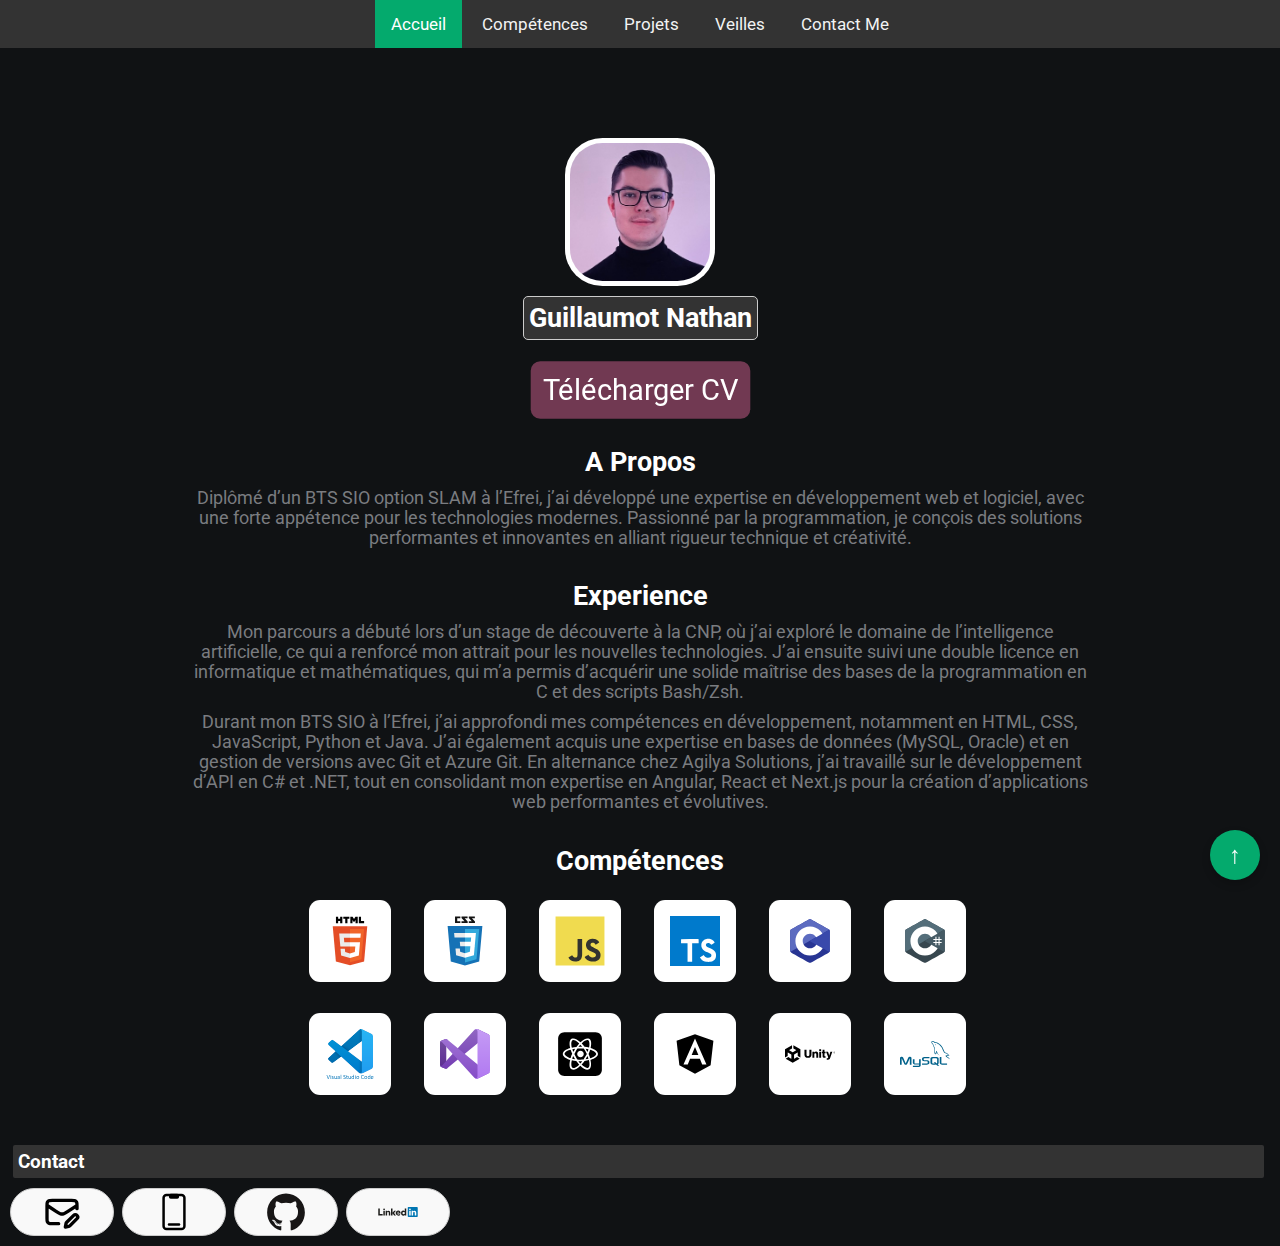
<file: index.html>
<!doctype html>
<html lang="fr">
  <head>
    <link
      rel="stylesheet"
      href="https://fonts.googleapis.com/css?family=Roboto&display=swap"
    />
    <link rel="stylesheet" href="style.css" />
    <meta name="viewport" content="width=device-width, initial-scale=1.0" />
    <title>Portfolio</title>
  </head>
  <body>
    <div id="top"></div>
    <div class="barre-nav">
      <a class="active" href="index.html">Accueil</a>
      <a href="#skills">Compétences</a>
      <a href="page_projets.html">Projets</a>
      <a href="page_veille.html">Veilles</a>
      <a href="mailto:nathan.guillaumot@icloud.com">Contact Me</a>
    </div>
    <div class="page-content">
      <div class="section-1">
        <div class="flexbox-header">
          <img
            src="images/profile_image.jpeg"
            alt="profile_image"
            class="profile_image"
          />
          <h2 class="nom-prenom">Guillaumot Nathan</h2>
        </div>
        <div class="flexbox-button">
          <a
            href="images/CV_NathanGuillaumot.pdf"
            download="images/CV_NathanGuillaumot.pdf"
            class="download-button"
            >Télécharger CV</a
          >
        </div>
      </div>
      <div class="section-2">
        <h2 id="propos">A Propos</h2>
        <p>
          Diplômé d’un BTS SIO option SLAM à l’Efrei, j’ai développé une
          expertise en développement web et logiciel, avec une forte appétence
          pour les technologies modernes. Passionné par la programmation, je
          conçois des solutions performantes et innovantes en alliant rigueur
          technique et créativité.
        </p>
        <h2 id="xp">Experience</h2>
        <p>
          Mon parcours a débuté lors d’un stage de découverte à la CNP, où j’ai
          exploré le domaine de l’intelligence artificielle, ce qui a renforcé
          mon attrait pour les nouvelles technologies. J’ai ensuite suivi une
          double licence en informatique et mathématiques, qui m’a permis
          d’acquérir une solide maîtrise des bases de la programmation en C et
          des scripts Bash/Zsh.
        </p>
        <p>
          Durant mon BTS SIO à l’Efrei, j’ai approfondi mes compétences en
          développement, notamment en HTML, CSS, JavaScript, Python et Java.
          J’ai également acquis une expertise en bases de données (MySQL,
          Oracle) et en gestion de versions avec Git et Azure Git. En alternance
          chez Agilya Solutions, j’ai travaillé sur le développement d’API en C#
          et .NET, tout en consolidant mon expertise en Angular, React et
          Next.js pour la création d’applications web performantes et
          évolutives.
        </p>
        <h2 id="skills">Compétences</h2>
        <div class="skills">
          <div class="skills-wrapper">
            <div class="skills-icons">
              <div class="first-set">
                <a
                  href="https://developer.mozilla.org/en-US/docs/Web/Guide/HTML/HTML5"
                >
                  <img
                    src="images/html5_icon.svg"
                    alt="HTML5"
                    loading="lazy"
                    class="icon icon-card"
                  />
                </a>
                <a href="https://developer.mozilla.org/en-US/docs/Web/CSS">
                  <img
                    src="images/css3_icon.svg"
                    alt="CSS3"
                    loading="lazy"
                    class="icon icon-card"
                  />
                </a>
                <a
                  href="https://developer.mozilla.org/en-US/docs/Web/JavaScript"
                >
                  <img
                    src="images/javascript_icon.svg"
                    alt="JavaScript"
                    loading="lazy"
                    class="icon icon-card"
                  />
                </a>
                <a href="https://www.typescriptlang.org/">
                  <img
                    src="images/typescript-icon-svgrepo-com.svg"
                    alt="TypeScript"
                    loading="lazy"
                    class="icon icon-card"
                  />
                </a>
                <a
                  href="https://en.wikipedia.org/wiki/C_(programming_language)"
                >
                  <img
                    src="images/icons8-c-programming.svg"
                    alt="C"
                    loading="lazy"
                    class="icon icon-card"
                  />
                </a>
                <a href="https://learn.microsoft.com/en-us/dotnet/csharp/">
                  <img
                    src="images/icons8-c-sharp-logo.svg"
                    alt="C#"
                    loading="lazy"
                    class="icon icon-card"
                  />
                </a>
              </div>
              <div class="second-set">
                <a href="https://code.visualstudio.com/">
                  <img
                    src="images/vscode_icon.svg"
                    alt="VSCode"
                    loading="lazy"
                    class="icon icon-card"
                  />
                </a>
                <a href="https://visualstudio.microsoft.com/">
                  <img
                    src="images/visual-studio-svgrepo-com.svg"
                    alt="Visual Studio"
                    loading="lazy"
                    class="icon icon-card"
                  />
                </a>
                <a href="https://reactjs.org/">
                  <img
                    src="images/logo_react.svg"
                    alt="React"
                    loading="lazy"
                    class="icon icon-card"
                  />
                </a>
                <a href="https://angular.io/">
                  <img
                    src="images/angular-svgrepo-com.svg"
                    alt="Angular"
                    loading="lazy"
                    class="icon icon-card"
                  />
                </a>
                <a href="https://unity.com/">
                  <img
                    src="images/unity_icon.svg"
                    alt="Unity"
                    loading="lazy"
                    class="icon icon-card"
                  />
                </a>
                <a href="https://www.mysql.com/">
                  <img
                    src="images/mysql_icon.svg"
                    alt="MySQL"
                    loading="lazy"
                    class="icon icon-card"
                  />
                </a>
              </div>
            </div>
          </div>
        </div>
      </div>
      <div class="contact">
        <h2 id="contact">Contact</h2>
        <div class="logo_links">
          <a class="logo" href="mailto:nathan.guillaumot@icloud.com">
            <img
              src="images/mail_logo.svg"
              alt="Mail"
              loading="lazy"
              class="logo_link"
            />
          </a>
          <a class="logo" href="tel:+33783876875">
            <img
              src="images/phone_logo.svg"
              alt="Phone"
              loading="lazy"
              class="logo_link"
            />
          </a>
          <a class="logo" href="https://github.com/NahtanG">
            <img
              src="images/github_icon.svg"
              alt="GitHub"
              loading="lazy"
              class="logo_link"
            />
          </a>
          <a class="logo" href="https://www.linkedin.com/in/nathan-guillaumot/">
            <img
              src="images/linkedin_icon.svg"
              alt="LinkedIn"
              loading="lazy"
              class="logo_link"
            />
          </a>
        </div>
      </div>
    </div>
    <button class="back-to-top">↑</button>
    <script src="script.js"></script>
  </body>
</html>
</file>
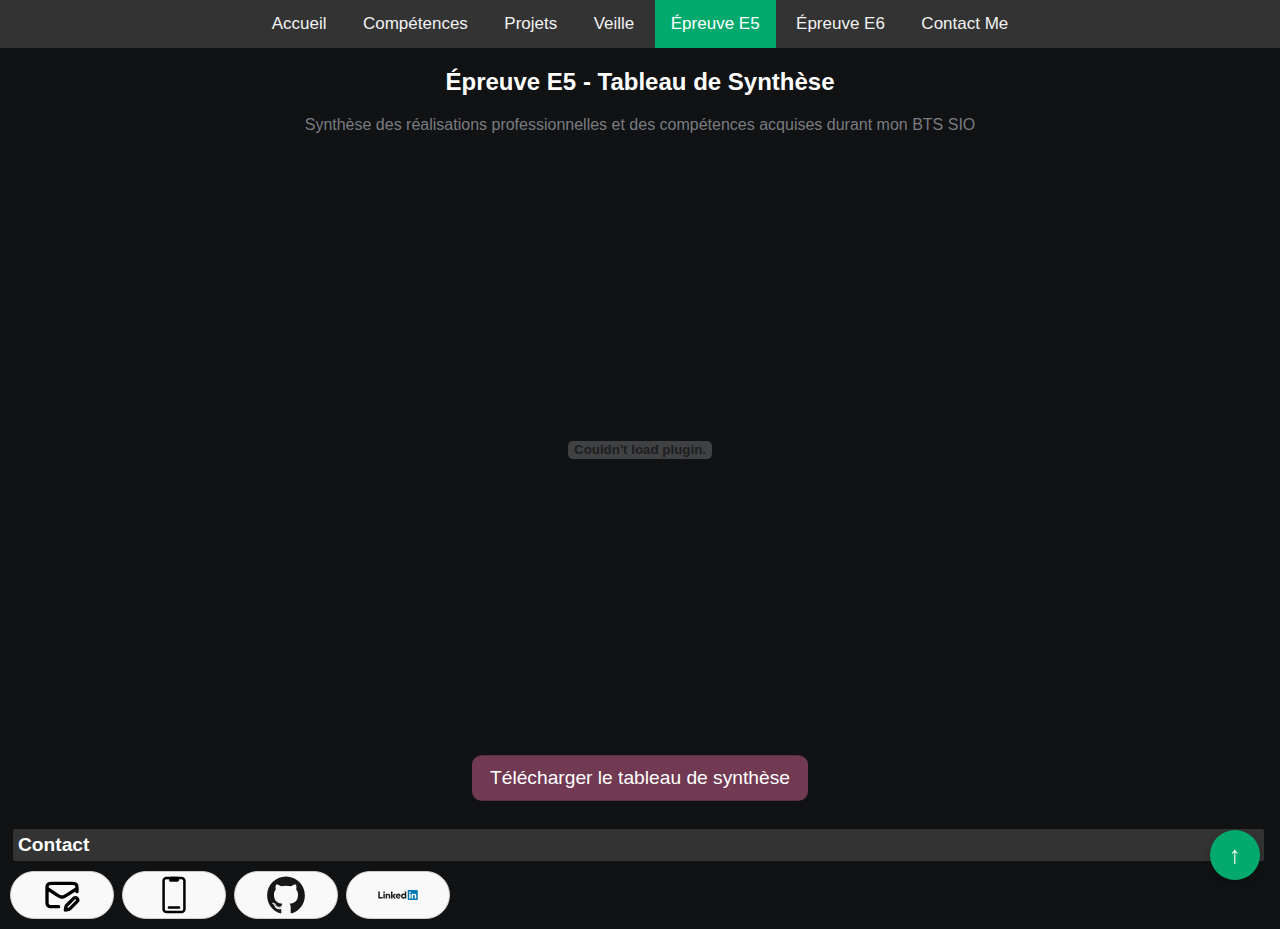
<file: page_E5.html>
<!doctype html>
<html lang="fr">
  <head>
    <meta charset="UTF-8" />
    <meta name="viewport" content="width=device-width, initial-scale=1.0" />
    <link rel="stylesheet" href="style.css" />
    <title>Épreuve E5 - Tableau de synthèse</title>
  </head>
  <body>
    <div class="barre-nav">
      <a href="index.html">Accueil</a>
      <a href="index.html#skills">Compétences</a>
      <a href="page_projets.html">Projets</a>
      <a href="page_veille.html">Veille</a>
      <a class="active" href="page_E5.html">Épreuve E5</a>
      <a href="page_E6.html">Épreuve E6</a>
      <a href="mailto:nathan.guillaumot@icloud.com">Contact Me</a>
    </div>

    <div class="page-content">
      <h2>Épreuve E5 - Tableau de Synthèse</h2>

      <p>
        Synthèse des réalisations professionnelles et des compétences acquises
        durant mon BTS SIO
      </p>

      <div class="pdf-container">
        <embed
          src="images/tableau_E5.pdf"
          type="application/pdf"
          width="100%"
          height="600px"
        />
      </div>

      <div class="flexbox-button">
        <a
          href="images/tableau_E5.pdf"
          class="download-button"
          download="images/tableau_E5.pdf"
        >
          Télécharger le tableau de synthèse
        </a>
      </div>
    </div>

    <div class="contact">
      <h2 id="contact">Contact</h2>
      <div class="logo_links">
        <a class="logo" href="mailto:nathan.guillaumot@icloud.com">
          <img src="images/mail_logo.svg" alt="Mail" class="logo_link" />
        </a>
        <a class="logo" href="tel:+33783876875">
          <img src="images/phone_logo.svg" alt="Phone" class="logo_link" />
        </a>
        <a class="logo" href="https://github.com/NahtanG">
          <img src="images/github_icon.svg" alt="GitHub" class="logo_link" />
        </a>
        <a class="logo" href="https://www.linkedin.com/in/nathan-guillaumot/">
          <img
            src="images/linkedin_icon.svg"
            alt="LinkedIn"
            class="logo_link"
          />
        </a>
      </div>
    </div>

    <button class="back-to-top">↑</button>
    <script src="script.js"></script>
  </body>
</html>
</file>
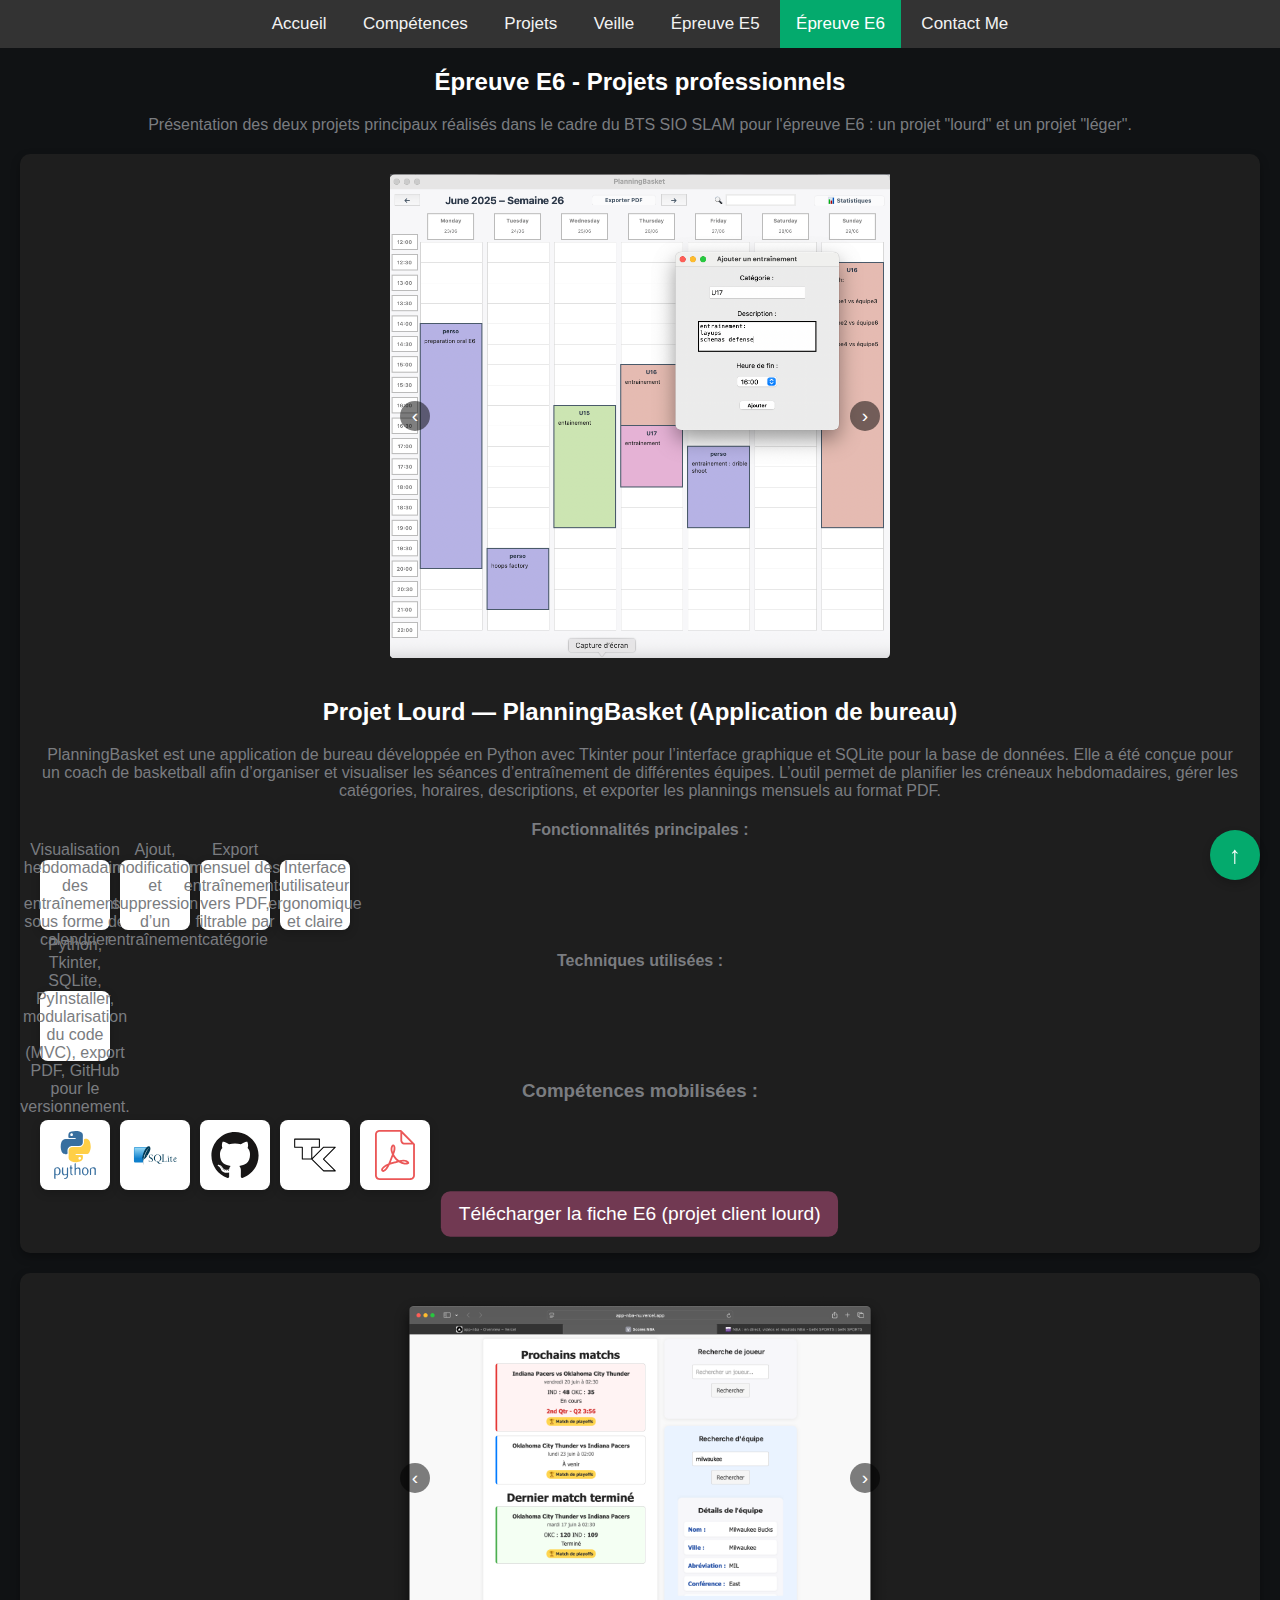
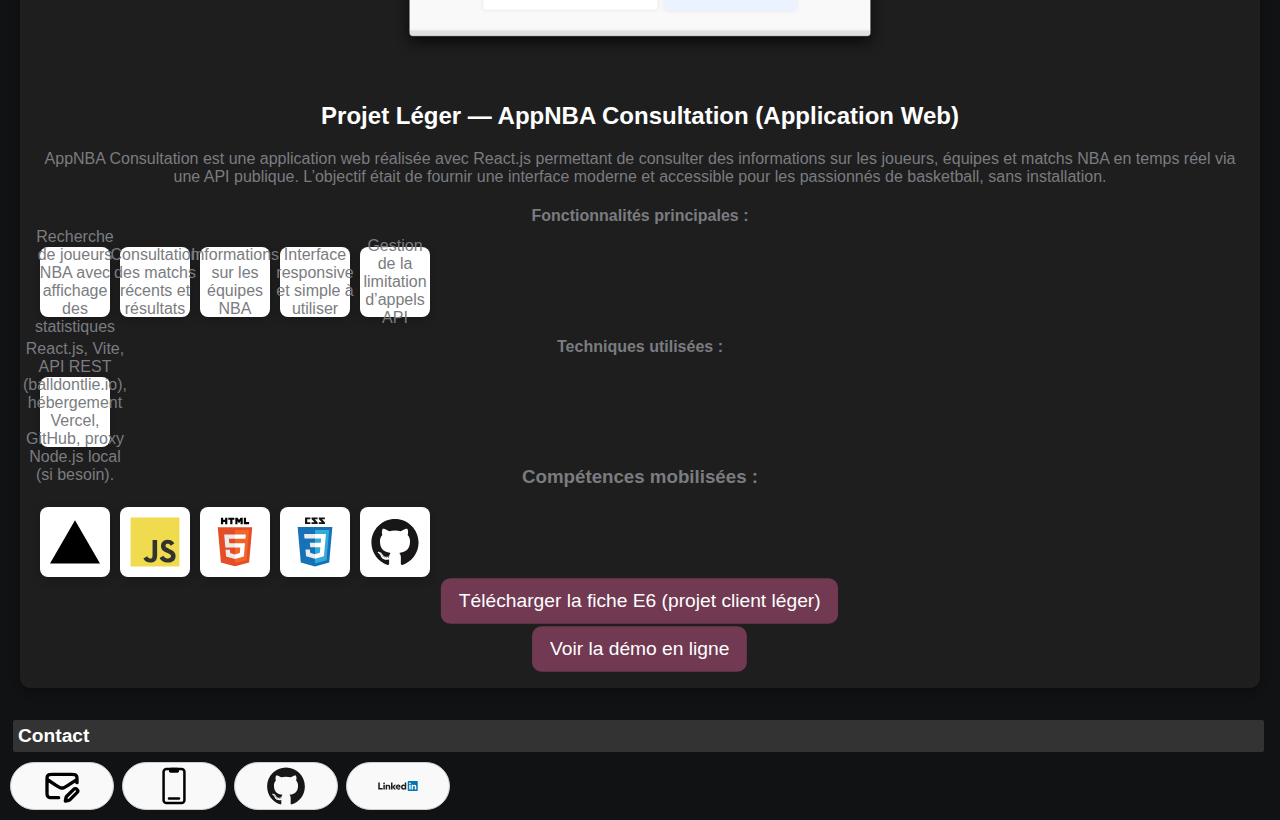
<file: page_E6.html>
<!doctype html>
<html lang="fr">
  <head>
    <meta charset="UTF-8" />
    <meta name="viewport" content="width=device-width, initial-scale=1.0" />
    <link rel="stylesheet" href="style.css" />
    <title>Épreuve E6 - Projets professionnels</title>
  </head>
  <body>
    <div class="barre-nav">
      <a href="index.html">Accueil</a>
      <a href="index.html#skills">Compétences</a>
      <a href="page_projets.html">Projets</a>
      <a href="page_veille.html">Veille</a>
      <a href="page_E5.html">Épreuve E5</a>
      <a class="active" href="page_E6.html">Épreuve E6</a>
      <a href="mailto:nathan.guillaumot@icloud.com">Contact Me</a>
    </div>
    <div class="page-content">
      <h2>Épreuve E6 - Projets professionnels</h2>
      <p>
        Présentation des deux projets principaux réalisés dans le cadre du BTS
        SIO SLAM pour l'épreuve E6 : un projet "lourd" et un projet "léger".
      </p>

      <!-- Projet Lourd -->
      <section class="project-section">
        <div class="carousel">
          <button class="carousel-btn prev-btn">‹</button>
          <img
            src="images/project_screenshot/ss_clientlourd1.png"
            alt="PlanningBasket - Capture 1"
            class="carousel-image active"
          />
          <img
            src="images/project_screenshot/ss_clientlourd2.png"
            alt="PlanningBasket - Capture 1"
            class="carousel-image active"
          /><img
            src="images/project_screenshot/ss_clientlourd3.png"
            alt="PlanningBasket - Capture 1"
            class="carousel-image active"
          /><img
            src="images/project_screenshot/ss_clientlourd4.png"
            alt="PlanningBasket - Capture 1"
            class="carousel-image active"
          /><img
            src="images/project_screenshot/ss_clientlourd5.png"
            alt="PlanningBasket - Capture 1"
            class="carousel-image active"
          /><img
            src="images/project_screenshot/ss_clientlourd6.png"
            alt="PlanningBasket - Capture 1"
            class="carousel-image active"
          />
          <button class="carousel-btn next-btn">›</button>
        </div>
        <div class="project-details">
          <h2>Projet Lourd — PlanningBasket (Application de bureau)</h2>
          <p>
            PlanningBasket est une application de bureau développée en Python
            avec Tkinter pour l’interface graphique et SQLite pour la base de
            données. Elle a été conçue pour un coach de basketball afin
            d’organiser et visualiser les séances d’entraînement de différentes
            équipes. L’outil permet de planifier les créneaux hebdomadaires,
            gérer les catégories, horaires, descriptions, et exporter les
            plannings mensuels au format PDF.
          </p>
          <div class="project-description">
            <h4>Fonctionnalités principales :</h4>
            <ul>
              <li>
                Visualisation hebdomadaire des entraînements sous forme de
                calendrier
              </li>
              <li>Ajout, modification et suppression d’un entraînement</li>
              <li>
                Export mensuel des entraînements vers PDF, filtrable par
                catégorie
              </li>
              <li>Interface utilisateur ergonomique et claire</li>
            </ul>
            <h4>Techniques utilisées :</h4>
            <ul>
              <li>
                Python, Tkinter, SQLite, PyInstaller, modularisation du code
                (MVC), export PDF, GitHub pour le versionnement.
              </li>
            </ul>
          </div>
          <h3>Compétences mobilisées :</h3>
          <ul>
            <li><img src="images/python_icon.svg" alt="Python" /></li>
            <li><img src="images/logo_sql_lite.svg" alt="SQLite" /></li>
            <li><img src="images/github_icon.svg" alt="GitHub" /></li>
            <li><img src="images/logo_tkinter.svg" alt="Tkinter" /></li>
            <li><img src="images/logo_pdf.svg" alt="PDF Export" /></li>
          </ul>
          <div class="flexbox-button">
            <a
              href="images/Fiche_E6_ClientLourd_NathanG copie.pdf"
              class="download-button"
              download
            >
              Télécharger la fiche E6 (projet client lourd)
            </a>
          </div>
        </div>
      </section>

      <!-- Projet Léger -->
      <section class="project-section">
        <div class="carousel">
          <button class="carousel-btn prev-btn">‹</button>
          <img
            src="images/project_screenshot/ss_projetleger1.png"
            alt="AppNBA Consultation - Capture 1"
            class="carousel-image active"
          />
          <img
            src="images/project_screenshot/ss_projetleger2.png"
            alt="AppNBA Consultation - Capture 2"
            class="carousel-image"
          />
          <img
            src="images/project_screenshot/ss_projetlegertel1.PNG"
            alt="AppNBA Consultation - Capture 2"
            class="carousel-image"
          />
          <img
            src="images/project_screenshot/ss_projetlegertel2.PNG"
            alt="AppNBA Consultation - Capture 2"
            class="carousel-image"
          /><img
            src="images/project_screenshot/ss_projetlegertel3.PNG"
            alt="AppNBA Consultation - Capture 2"
            class="carousel-image"
          />
          <button class="carousel-btn next-btn">›</button>
        </div>
        <div class="project-details">
          <h2>Projet Léger — AppNBA Consultation (Application Web)</h2>
          <p>
            AppNBA Consultation est une application web réalisée avec React.js
            permettant de consulter des informations sur les joueurs, équipes et
            matchs NBA en temps réel via une API publique. L’objectif était de
            fournir une interface moderne et accessible pour les passionnés de
            basketball, sans installation.
          </p>
          <div class="project-description">
            <h4>Fonctionnalités principales :</h4>
            <ul>
              <li>Recherche de joueurs NBA avec affichage des statistiques</li>
              <li>Consultation des matchs récents et résultats</li>
              <li>Informations sur les équipes NBA</li>
              <li>Interface responsive et simple à utiliser</li>
              <li>Gestion de la limitation d’appels API</li>
            </ul>
            <h4>Techniques utilisées :</h4>
            <ul>
              <li>
                React.js, Vite, API REST (balldontlie.io), hébergement Vercel,
                GitHub, proxy Node.js local (si besoin).
              </li>
            </ul>
          </div>
          <h3>Compétences mobilisées :</h3>
          <ul>
            <li><img src="images/logo_vercel.svg" alt="Vercel" /></li>
            <li><img src="images/javascript_icon.svg" alt="JavaScript" /></li>
            <li><img src="images/html5_icon.svg" alt="HTML5" /></li>
            <li><img src="images/css3_icon.svg" alt="CSS3" /></li>
            <li><img src="images/github_icon.svg" alt="GitHub" /></li>
          </ul>
          <div class="flexbox-button">
            <a
              href="images/Fiche_E6_ClientLeger_NathanG copie.pdf"
              class="download-button"
              download
            >
              Télécharger la fiche E6 (projet client léger)
            </a>
          </div>
          <div class="flexbox-button" style="margin-top: 10px">
            <a
              href="https://app-nba-nu.vercel.app/"
              class="download-button"
              target="_blank"
              rel="noopener"
            >
              Voir la démo en ligne
            </a>
          </div>
        </div>
      </section>
    </div>
    <div class="contact">
      <h2 id="contact">Contact</h2>
      <div class="logo_links">
        <a class="logo" href="mailto:nathan.guillaumot@icloud.com">
          <img src="images/mail_logo.svg" alt="Mail" class="logo_link" />
        </a>
        <a class="logo" href="tel:+33783876875">
          <img src="images/phone_logo.svg" alt="Phone" class="logo_link" />
        </a>
        <a class="logo" href="https://github.com/NahtanG">
          <img src="images/github_icon.svg" alt="GitHub" class="logo_link" />
        </a>
        <a class="logo" href="https://www.linkedin.com/in/nathan-guillaumot/">
          <img
            src="images/linkedin_icon.svg"
            alt="LinkedIn"
            class="logo_link"
          />
        </a>
      </div>
    </div>
    <button class="back-to-top">↑</button>
    <script src="script.js"></script>
  </body>
</html>
</file>
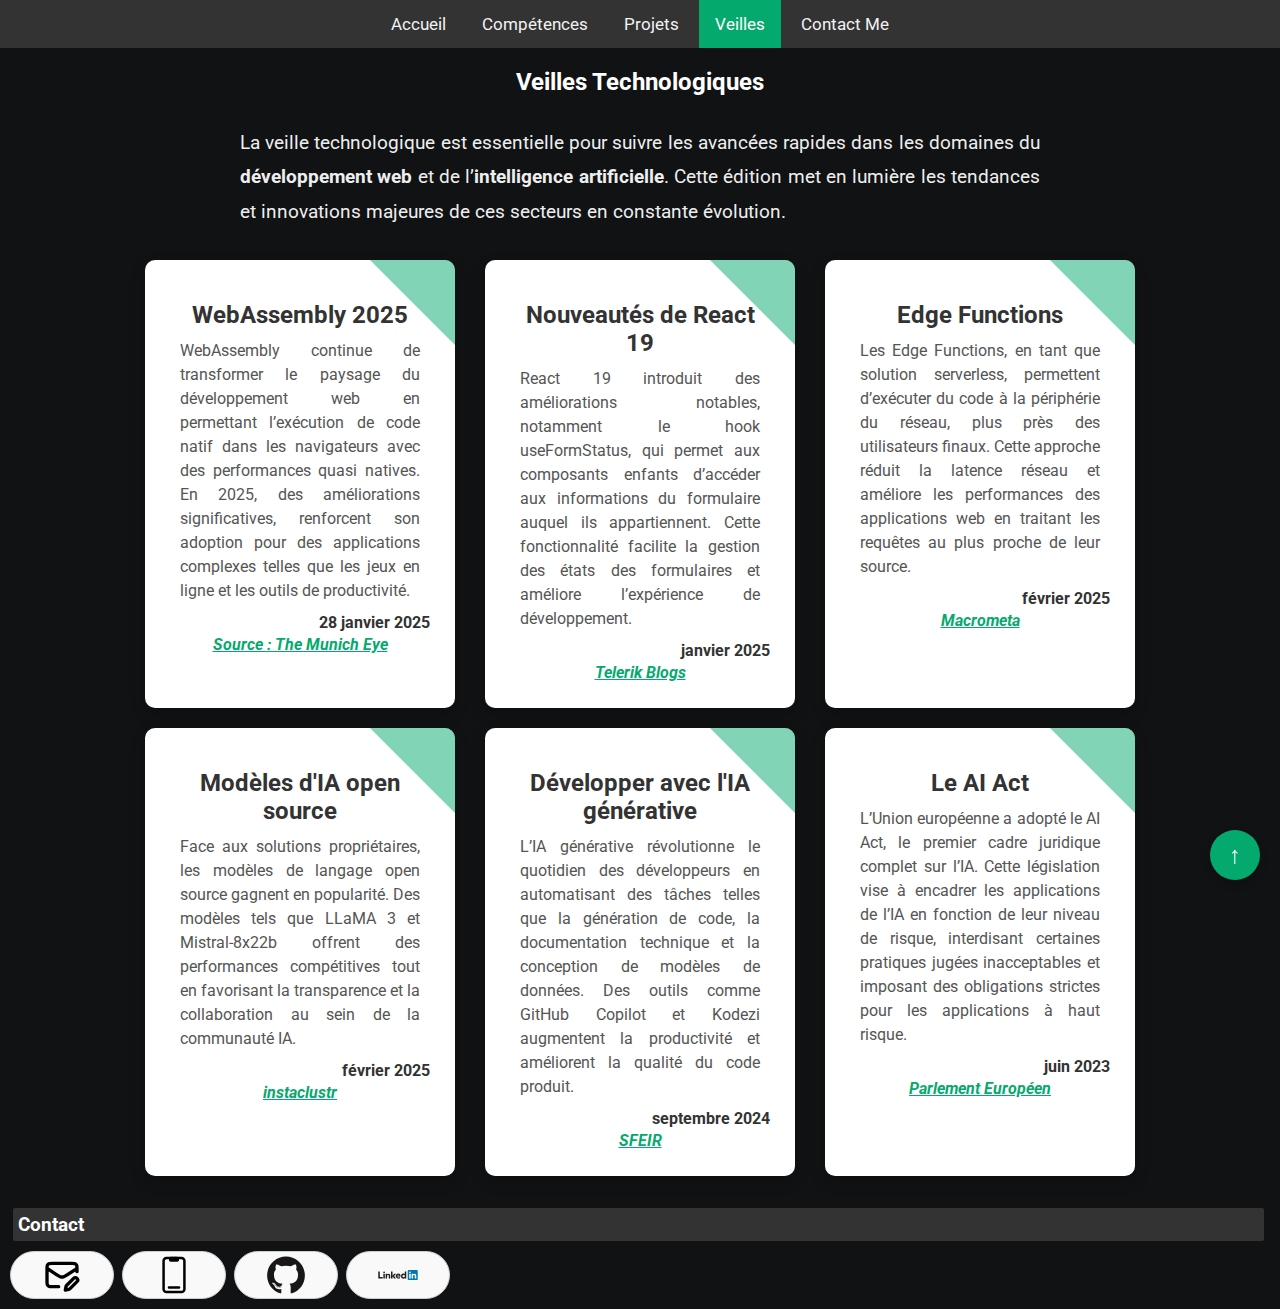
<file: page_veille.html>
<!doctype html>
<html lang="fr">
  <head>
    <meta charset="UTF-8" />
    <meta name="viewport" content="width=device-width, initial-scale=1.0" />
    <link
      rel="stylesheet"
      href="https://fonts.googleapis.com/css?family=Roboto&display=swap"
    />
    <link rel="stylesheet" href="style.css" />
    <title>Veilles</title>
  </head>
  <body>
    <div id="top"></div>
    <div class="barre-nav">
      <a href="index.html">Accueil</a>
      <a href="index.html#skills">Compétences</a>
      <a href="page_projets.html">Projets</a>
      <a class="active" href="page_veille.html">Veilles</a>
      <a href="mailto:nathan.guillaumot@icloud.com">Contact Me</a>
    </div>
    <div class="page-content">
      <h2>Veilles Technologiques</h2>
      <p class="intro-paragraph">
        La veille technologique est essentielle pour suivre les avancées rapides
        dans les domaines du <strong>développement web</strong> et de l’<strong
          >intelligence artificielle</strong
        >. Cette édition met en lumière les tendances et innovations majeures de
        ces secteurs en constante évolution.
      </p>
      <div class="grid-cards">
        <div class="card">
          <h1>WebAssembly 2025</h1>
          <p>
            WebAssembly continue de transformer le paysage du développement web
            en permettant l’exécution de code natif dans les navigateurs avec
            des performances quasi natives. En 2025, des améliorations
            significatives, renforcent son adoption pour des applications
            complexes telles que les jeux en ligne et les outils de
            productivité.
          </p>
          <div class="article-date">28 janvier 2025</div>
          <a
            href="https://themunicheye.com/webassembly-development-prospects-2025-9010"
            class="article-source"
            >Source : The Munich Eye</a
          >
        </div>
        <div class="card">
          <h1>Nouveautés de React 19</h1>
          <p>
            React 19 introduit des améliorations notables, notamment le hook
            useFormStatus, qui permet aux composants enfants d’accéder aux
            informations du formulaire auquel ils appartiennent. Cette
            fonctionnalité facilite la gestion des états des formulaires et
            améliore l’expérience de développement.
          </p>
          <div class="article-date">janvier 2025</div>
          <a
            class="article-source"
            href="https://www.telerik.com/blogs/whats-new-react-19"
            >Telerik Blogs</a
          >
        </div>
        <div class="card">
          <h1>Edge Functions</h1>
          <p>
            Les Edge Functions, en tant que solution serverless, permettent
            d’exécuter du code à la périphérie du réseau, plus près des
            utilisateurs finaux. Cette approche réduit la latence réseau et
            améliore les performances des applications web en traitant les
            requêtes au plus proche de leur source.
          </p>
          <div class="article-date">février 2025</div>
          <a
            class="article-source"
            href="https://www.macrometa.com/articles/what-are-edge-functions-and-how-do-they-work"
            >Macrometa</a
          >
        </div>
        <div class="card">
          <h1>Modèles d'IA open source</h1>
          <p>
            Face aux solutions propriétaires, les modèles de langage open source
            gagnent en popularité. Des modèles tels que LLaMA 3 et Mistral-8x22b
            offrent des performances compétitives tout en favorisant la
            transparence et la collaboration au sein de la communauté IA.
          </p>
          <div class="article-date">février 2025</div>
          <a
            class="article-source"
            href="https://www.instaclustr.com/education/top-10-open-source-llms-for-2025/"
            >instaclustr</a
          >
        </div>
        <div class="card">
          <h1>Développer avec l'IA générative</h1>
          <p>
            L’IA générative révolutionne le quotidien des développeurs en
            automatisant des tâches telles que la génération de code, la
            documentation technique et la conception de modèles de données. Des
            outils comme GitHub Copilot et Kodezi augmentent la productivité et
            améliorent la qualité du code produit.
          </p>
          <div class="article-date">septembre 2024</div>
          <a
            class="article-source"
            href="https://www.sfeir.dev/ia/lia-generative-un-allie-puissant-pour-les-developpeurs-au-quotidien/"
            >SFEIR</a
          >
        </div>
        <div class="card">
          <h1>Le AI Act</h1>
          <p>
            L’Union européenne a adopté le AI Act, le premier cadre juridique
            complet sur l’IA. Cette législation vise à encadrer les applications
            de l’IA en fonction de leur niveau de risque, interdisant certaines
            pratiques jugées inacceptables et imposant des obligations strictes
            pour les applications à haut risque.
          </p>
          <div class="article-date">juin 2023</div>
          <a
            class="article-source"
            href="https://www.europarl.europa.eu/topics/en/article/20230601STO93804/eu-ai-act-first-regulation-on-artificial-intelligence"
            >Parlement Européen</a
          >
        </div>
      </div>
    </div>
    <div class="contact">
      <h2 id="contact">Contact</h2>
      <div class="logo_links">
        <a class="logo" href="mailto:nathan.guillaumot@icloud.com">
          <img
            src="images/mail_logo.svg"
            alt="Mail"
            loading="lazy"
            class="logo_link"
          />
        </a>
        <a class="logo" href="tel:+33783876875">
          <img
            src="images/phone_logo.svg"
            alt="Phone"
            loading="lazy"
            class="logo_link"
          />
        </a>
        <a class="logo" href="https://github.com/NahtanG">
          <img
            src="images/github_icon.svg"
            alt="GitHub"
            loading="lazy"
            class="logo_link"
          />
        </a>
        <a class="logo" href="https://www.linkedin.com/in/nathan-guillaumot/">
          <img
            src="images/linkedin_icon.svg"
            alt="LinkedIn"
            loading="lazy"
            class="logo_link"
          />
        </a>
      </div>
    </div>
    <button class="back-to-top">↑</button>
    <script src="script.js"></script>
  </body>
</html>
</file>
<file: style.css>
@media (max-width: 768px) {
  body {
    padding: 10px;
    font-size: 1.3rem; /* Increase base font size for better readability */
  }

  .grid-2 {
    grid-template-columns: 1fr;
  }

  .section-1,
  .section-2,
  .project,
  .skills,
  .contact {
    padding: 5px;
  }

  .section-1 {
    flex-direction: column;
    align-items: center;
    text-align: center;
    padding: 15px;
  }

  .section-1 img.profile_image {
    width: 100px; /* Reduce image size */
    height: auto; /* Maintain proportions */
  }

  .section-1 h2.nom-prenom {
    font-size: 1.8rem; /* Increase font size for better visibility */
    margin: 15px 0; /* Add vertical spacing */
  }

  .section-1 p {
    font-size: 1.3rem; /* Increase paragraph font size */
    line-height: 1.8; /* Improve readability */
  }

  .section-1 .download-button {
    font-size: 1.1rem; /* Adjust button font size */
    padding: 10px 15px; /* Adjust padding */
  }

  .section-2 {
    width: 95%;
    text-align: center;
    padding: 15px;
  }

  .section-2 h2 {
    font-size: 1.8rem; /* Adjust heading size */
  }

  .section-2 p {
    font-size: 1.3rem; /* Increase paragraph font size */
    line-height: 1.8; /* Improve readability */
  }

  .project-section {
    flex-direction: column;
    align-items: center;
    padding: 10px;
  }

  .carousel {
    max-width: 100%;
  }

  .project-details ul {
    justify-content: center;
  }

  .skills {
    flex-direction: column;
    padding: 5px; /* Adjust padding for the skills section */
  }

  .skills .skills-wrapper {
    display: grid; /* Use grid layout */
    grid-template-columns: repeat(
      auto-fit,
      minmax(80px, 1fr)
    ); /* Allow multiple icons per row */
    gap: 5px; /* Reduce spacing between icons */
    justify-content: center; /* Center the grid */
    align-items: center; /* Align icons vertically */
  }

  @media (max-width: 480px) {
    .skills .skills-wrapper {
      grid-template-columns: repeat(
        4,
        1fr
      ); /* Display 4 icons per row on smaller screens */
    }
  }

  .skills .icon-card {
    width: 50px; /* Adjust icon size */
    height: 50px;
    padding: 5px; /* Adjust padding for smaller icons */
    margin: 0; /* Remove extra margin */
  }

  .file_list {
    padding: 0 5px;
  }

  .file_list a {
    width: 90%;
  }

  .contact {
    padding: 15px;
    text-align: center;
  }

  .contact .logo_links {
    flex-direction: row; /* Align icons in a row */
    justify-content: flex-start; /* Align icons to the left */
    gap: 5px; /* Reduce spacing between icons */
    margin-left: 10px; /* Add margin to center on the left */
  }

  .contact .logo_link {
    width: 2rem; /* Reduce width */
    height: 2rem; /* Reduce height */
  }

  .contact .logo_link img {
    height: 60%; /* Adjust image size */
  }

  .logo_links {
    flex-direction: column;
    align-items: center;
    gap: 15px; /* Increase spacing between logos */
  }

  .logo_link {
    width: 2rem; /* Adjust logo size */
    height: 1rem;
  }

  .nav-project {
    flex-direction: column;
    gap: 1rem;
  }

  .download-button {
    font-size: 1rem;
    padding: 8px 12px;
  }

  .profile_image {
    width: 100px;
    margin: auto;
  }

  .nom-prenom {
    font-size: 1.5rem; /* Increase font size for better visibility */
  }

  .title {
    font-size: 1.5rem;
  }

  .section-1 h2,
  .section-2 h2,
  .project h2,
  .contact h2 {
    font-size: 1.6rem; /* Adjust heading size */
  }

  .section-1 p,
  .section-2 p,
  .card p {
    font-size: 1.2rem; /* Increase paragraph font size */
    line-height: 1.6; /* Improve readability */
  }

  .back-to-top {
    width: 40px;
    height: 40px;
    font-size: 1.2rem;
  }

  .section-1 {
    flex-direction: column;
    align-items: center;
    text-align: center;
    padding: 10px;
  }

  .section-1 img.profile_image {
    width: 80px; /* Réduire la taille de l'image */
    height: auto; /* Maintenir les proportions */
  }

  .section-1 h2.nom-prenom {
    margin: 10px 0; /* Ajouter un espacement vertical */
  }

  .section-1 .download-button {
    font-size: 0.9rem; /* Réduire la taille du bouton */
    padding: 8px 10px; /* Ajuster le padding */
  }

  .section-2 {
    width: 90%;
    text-align: center;
    padding: 10px;
  }

  .section-2 p {
    line-height: 1.5; /* Améliorer la lisibilité */
  }

  .skills {
    gap: 15px;
    padding: 10px;
  }

  .contact {
    padding: 10px;
    text-align: center;
  }

  .barre-nav a {
    font-size: 0.9rem; /* Réduire la taille des liens */
    padding: 10px 8px; /* Ajuster le padding */
  }

  .content {
    padding: 5px;
  }

  .card {
    padding: 15px; /* Add 5px padding for smaller screens */
    margin: 0 5px; /* Ensure 5px margin on smaller screens */
  }

  .project-section {
    margin: 5px; /* Ensure 5px margin on smaller screens for project cards */
  }
}

@media (max-width: 480px) {
  .skills .skills-wrapper {
    grid-template-columns: repeat(
      4,
      1fr
    ); /* Display 4 icons per row on smaller screens */
  }

  .contact .logo_links {
    flex-direction: row; /* Align icons in a row */
    justify-content: flex-start; /* Align icons to the left */
    gap: 4px; /* Further reduce spacing between icons */
    margin-left: 10px; /* Add margin to center on the left */
  }

  .contact .logo_link {
    width: 1.5rem; /* Further reduce width */
    height: 1.5rem; /* Further reduce height */
  }

  .contact .logo_link img {
    height: 50%; /* Adjust image size */
  }

  .card {
    padding: 10px; /* Add 5px padding for very small screens */
    margin: 0 5px; /* Ensure 5px margin on very small screens */
  }

  .project-section {
    margin: 5px; /* Ensure 5px margin on very small screens for project cards */
  }
}

@media (max-width: 1024px) {
  .skills .skills-wrapper {
    display: grid; /* Use grid layout */
    grid-template-columns: repeat(
      auto-fit,
      minmax(100px, 1fr)
    ); /* Allow multiple icons per row */
    gap: 10px; /* Add spacing between icons */
    justify-content: center; /* Center the grid */
    align-items: center; /* Align icons vertically */
  }

  .skills .icon-card {
    width: 60px; /* Adjust icon size */
    height: 60px;
    padding: 5px; /* Adjust padding for smaller icons */
    margin: 0; /* Remove extra margin */
  }

  .contact .logo_links {
    flex-direction: row; /* Align icons in a row */
    justify-content: flex-start; /* Align icons to the left */
    gap: 8px; /* Adjust spacing between icons */
    margin-left: 10px; /* Add margin to center on the left */
  }

  .contact .logo_link {
    width: 2.5rem; /* Slightly larger width for higher resolution */
    height: 2.5rem; /* Slightly larger height */
  }

  .contact .logo_link img {
    height: 70%; /* Adjust image size */
  }

  .card {
    padding: 20px; /* Add 5px padding for medium screens */
    margin: 0 5px; /* Ensure 5px margin on medium screens */
  }

  .project-section {
    margin: 5px; /* Ensure 5px margin on medium screens for project cards */
  }
}

/*barre de navigation*/
.barre-nav {
  background-color: #333;
}

/* Style the links inside the navigation bar */
.barre-nav a {
  display: inline-block; /* Change float to inline-block */
  color: #f2f2f2;
  text-align: center;
  padding: 14px 16px;
  text-decoration: none;
  font-size: 17px;
}

/* Change the color of links on hover */
.barre-nav a:hover {
  background-color: #ddd;
  color: black;
}

/* Add a color to the active/current link */
.barre-nav a.active {
  background-color: #04aa6d;
  color: white;
}

/* photo de profil */
.profile_image {
  width: 140px; /* Ajuster la taille de la photo si nécessaire */
  height: auto; /* Hauteur automatique pour maintenir les proportions */
  margin-top: 0.5rem;
  background-color: #fff;
  border-radius: 25%;
  box-shadow: 0 3px 5px var(--secondary-shadow);
  padding: 5px;
  margin: 10px auto; /* Center align image */
  display: block; /* Ensure image is block level */
}

.nom-prenom {
  margin: 0;
  padding: 5px; /* Add padding for spacing */
  color: #fff;
  font-size: 1.5rem;
  text-align: center; /* Center align text */
  border: 1px solid #ccc; /* Use a lighter color and thinner border */
  border-radius: 5px; /* Optional: Add border radius for rounded corners */
  background-color: #333; /* Optional: Add background color for contrast */
}

/*grille*/
.grid-2 {
  display: grid;
  grid-template-columns: repeat(2, 1fr);
  text-align: center; /* Center align text */
}

body {
  margin: 0;
  padding: 0;
  font-family: 'Roboto', sans-serif;
  background-color: #101214;
  color: #7a7c80;
  text-align: center; /* Center align text */
}

h2,
.white {
  color: #fff;
  text-align: center; /* Center align text */
}

a {
  color: #7a7c80;
  text-decoration: none;
  text-align: center; /* Center align text */
}

.title {
  font-size: 2rem;
  color: #fff;
  margin-bottom: 10px;
  font-family: '', sans-serif;
  text-align: center; /* Center align text */
}

/* bouton CV */
.flexbox-button {
  display: flex;
  flex-direction: column;
  align-items: center;
  margin-top: 5px;
  margin-left: 0;
}

.download-button {
  scale: 1.2;
  display: inline-block;
  background-color: #713952;
  color: #fff;
  padding: 10px 15px;
  text-decoration: none;
  border-radius: 8px;
  transition:
    transform 0.5s ease,
    background-color 0.3s;
}

.download-button:hover {
  background-color: #d40647;
  transform: scale(1.05);
}

.download-button:active {
  transform: scale(0.9);
}

/* section 1 */
.section-1 {
  display: flex;
  flex-direction: column; /* Change to column */
  align-items: center; /* Center align items */
  gap: 1rem;
  margin-bottom: 2rem;
}

.section-1 p {
  font-size: 1.1rem;
  padding-bottom: 10px;
  margin: 0;
}

.section-1 h2 {
  font-size: 1.7rem;
  margin-bottom: 5px;
  margin-top: 0;
}

.section-1 a {
  font-size: 1.5rem;
  padding: 10px;
}

/* section 2 */
.section-2 {
  width: 70%;
  margin: auto; /* Center align section */
}

.section-2 h2 {
  font-size: 1.7rem;
  margin-bottom: 10px;
  text-align: center; /* Center align text */
}

.section-2 p {
  font-size: 1.1rem;
  padding-bottom: 10px;
  margin: 0;
  text-align: center; /* Center align text */
}

.section-2 a {
  display: block;
  padding: 5px;
  font-size: 1.2rem;
  padding-left: 0;
  width: 100px;
  margin: auto; /* Center align links */
}

.section-2 a:hover {
  font-size: 1.3rem;
  color: #fff;
  cursor: pointer;
  transition: 0.2s;
}

.section-2 a:active {
  transform: scale(0.9);
}

.section-2 ul {
  list-style: none;
  margin: 0;
  padding: 0;
}

.section-1 a:hover {
  color: #fff;
  cursor: pointer;
  transition: 0.3s;
}

.grid-2 {
  grid-template-columns: 1fr;
}

.section-1 {
  padding: 0;
  padding-top: 5rem;
}

.section-2 {
  width: 70%;
  margin: auto; /* Center align section */
  text-align: left; /* Align text to the left */
}

nav {
  display: block;
  padding: 5px;
  font-size: 1.2rem;
  padding-left: 0;
  width: 100px;
  margin: auto; /* Center align nav */
}

nav:hover {
  font-size: 1.3rem;
  color: #fff;
  cursor: pointer;
  transition: 0.2s;
}

#projects {
  font-size: 1.7rem;
  margin-bottom: 10px;
  background-color: #333; /* Add background color */
  color: #fff; /* Ensure text color contrasts with background */
  padding: 10px; /* Add padding for spacing */
  border-radius: 5px; /* Optional: Add border radius for rounded corners */
}

.project h2 {
  font-size: 1.7rem;
  margin-bottom: 10px;
  background-color: #333; /* Add background color */
  color: #fff; /* Ensure text color contrasts with background */
  padding: 10px; /* Add padding for spacing */
  border-radius: 5px; /* Optional: Add border radius for rounded corners */
}

.project {
  padding-left: 1.5rem;
  padding-right: 1.5rem;
}

.linkedin {
  white-space: nowrap;
}

/* file list */
.file_list {
  margin: 2rem 0 0 0.2rem;
  padding: 0;
  list-style: none;
  text-align: center; /* Center align text */
}

.file_list li {
  margin-bottom: 15px;
}

.file_list a {
  display: inline-block;
  color: #7a7c80;
  text-decoration: none;
  font-size: 1.2rem;
  transition: color 0.3s;
  border: 1px solid #ccc; /* Added box border */
  padding: 5px; /* Added padding */
}

.file_list a:hover {
  color: #04aa6d;
}

/* skills */
.skills {
  max-width: 1000px;
  margin: auto;
  margin-top: 10px;
  text-align: center; /* Center align text */
}

.skills {
  display: flex;
  flex-wrap: wrap;
  justify-content: center; /* Center align items */
  align-items: center;
}

.skills .first-set,
.skills .second-set {
  display: flex;
  flex-wrap: wrap;
  gap: 10px; /* Adjust the gap between the icons as needed */
  justify-content: center; /* Center align items */
}

.skill-header {
  margin-bottom: 1rem;
}

.skills-wrapper img {
  padding: 1rem;
}

.icon {
  width: 50px; /* Decreased width */
  height: 50px; /* Decreased height */
}

.icon-card {
  background-color: #fff;
  border-radius: 11px;
  box-shadow: 0 3px 10px var(--secondary-shadow);
  padding: 25px;
  margin: 8px;
  transition: 0.15s ease;
}

.icon-card:hover {
  box-shadow: 2px 2px 10px rgb(255, 255, 255, 0.7);
  transform: scale(1.05);
  transition: 0.3s;
}

/* contact */

.contact {
  margin-top: 2rem;
  margin-left: 5px;
  margin-bottom: 5px;
}

.contact h2 {
  text-align: left;
  font-size: 1.2rem;
  margin-left: 0.5rem;
}
.logo_links {
  display: flex;
  gap: 0.5rem; /* Adjust the gap between the logos */
  margin-left: 5px;
  margin-top: 10px;
  margin-bottom: 10px;
  justify-content: flex-start; /* Align items to the left */
  align-items: flex-start; /* Align items to the top */
  width: 100%; /* Ensure it takes full width */
}

.logo_links .logo {
  display: flex; /* Permet de centrer le contenu verticalement */
  justify-content: flex-start; /* Align items to the left */
}

.logo_link {
  display: block;
  border: 1px solid #ccc; /* Lighter border for a subtle look */
  padding: 3px; /* Reduced padding for a smaller size */
  border-radius: 25px; /* Increased border radius for a more rounded look */
  background-color: #f9f9f9; /* Softer background color */
  width: 6rem; /* Slightly smaller width */
  height: 2.5rem; /* Reduced height */
  margin: 0;
  transition:
    transform 0.2s ease,
    background-color 0.2s ease; /* Softer transition */
  display: flex; /* Center the image inside the button */
  justify-content: center;
  align-items: center;
}

.logo_link img {
  width: auto; /* Maintain the aspect ratio */
  height: 70%; /* Slightly smaller image size */
}

.logo_link:hover {
  background-color: #e6e6e6; /* Subtle hover effect */
  transform: scale(1.05); /* Slightly smaller scale on hover */
}

#contact {
  display: block;
  text-align: left;
  margin-right: 1rem;
  margin-bottom: 2px;
  background-color: #333; /* Add background color */
  color: #fff; /* Ensure text color contrasts with background */
  padding: 5px; /* Add padding for spacing */
  border-radius: 2px; /* Optional: Add border radius for rounded corners */
}

/* footer */

/* nav projets */
.nav-project {
  display: flex;
  gap: 2rem;
  margin-top: 1rem;
  flex-shrink: 0;
  white-space: nowrap;
  justify-content: center; /* Center align items */
}

.nav-project a {
  font-size: 1.2rem;
  padding: 0.2rem;
  color: #b1b1b1;
  transition: 0.3s;
}

.nav-project a:hover {
  color: #fff;
  cursor: pointer;
  transition: 0.3s;
}

/* grid cards page veuilles */

.intro-paragraph {
  font-size: 1.2rem; /* Taille de police légèrement augmentée */
  color: #eeeeee; /* Couleur sombre pour une meilleure lisibilité */
  line-height: 1.8; /* Hauteur de ligne pour une meilleure lisibilité */
  text-align: justify; /* Justifier le texte */
  margin: 20px auto; /* Espacement autour du paragraphe */
  max-width: 800px; /* Limiter la largeur pour un meilleur rendu */
  padding: 10px; /* Ajouter un peu d'espace interne */
}

.grid-cards {
  display: grid;
  grid-template-columns: repeat(
    auto-fit,
    minmax(280px, 1fr)
  ); /* Responsive columns */
  gap: 20px;
  margin: 20px auto;
  max-width: 1000px; /* Optional max-width to avoid stretching too far */
  justify-content: center;
}

.card {
  position: relative; /* Nécessaire pour positionner le pseudo-élément */
  background-color: #fff;
  border-radius: 10px;
  box-shadow: 0 6px 15px rgba(0, 0, 0, 0.2); /* Ombre plus marquée */
  padding: 25px; /* Increased padding by 5px */
  margin: 0 5px; /* Add 5px margin to the sides */
  text-align: center;
  font-size: 1.2rem;
  transition:
    transform 0.3s ease,
    box-shadow 0.3s ease;
  overflow: hidden; /* Empêche le pseudo-élément de dépasser les bords arrondis */
}

.card:hover {
  transform: scale(1.05); /* Agrandit la carte au survol */
  box-shadow: 0 8px 20px rgba(0, 0, 0, 0.3); /* Ombre encore plus marquée au survol */
}

.card::before {
  content: ''; /* Nécessaire pour afficher le pseudo-élément */
  position: absolute;
  top: 0; /* Positionner dans le coin supérieur droit */
  right: 0;
  width: 0;
  height: 0;
  border-style: solid;
  border-width: 0 85px 85px 0; /* Augmenter la largeur et la hauteur du triangle */
  border-color: transparent #04aa6d transparent transparent; /* Couleur du triangle */
  z-index: 1; /* S'assurer que le vignetage est au-dessus du contenu */
  pointer-events: none; /* Empêche toute interaction avec le pseudo-élément */
  opacity: 0.5; /* Rendre l'effet plus subtil */
  transition: opacity 0.3s ease; /* Transition pour un effet fluide */
}

.card:hover::before {
  opacity: 0.8; /* Rendre le triangle plus visible au survol */
}

/* Styles pour les balises <h1> et <p> dans les cartes */
.card h1 {
  font-size: 1.5rem; /* Taille de police pour le titre */
  color: #333; /* Couleur du texte */
  margin-bottom: 10px; /* Espacement sous le titre */
  text-align: center; /* Centrer le texte */
}

.card p {
  font-size: 1rem; /* Taille de police pour le paragraphe */
  color: #555; /* Couleur du texte */
  line-height: 1.5; /* Hauteur de ligne pour une meilleure lisibilité */
  text-align: justify; /* Justifier le texte */
  margin: 0 10px; /* Espacement horizontal */
  flex-grow: 1; /* Permet au paragraphe de prendre l'espace disponible */
}

.article-date,
.article-source {
  margin-top: auto; /* Pousse ces éléments vers le bas */
  text-align: right; /* Aligner à droite */
}

.article-date {
  font-size: 1rem; /* Augmenter légèrement la taille de la police */
  color: #333; /* Couleur plus sombre pour plus de contraste */
  font-weight: bold; /* Mettre en gras pour attirer l'attention */
  margin-top: 10px; /* Espacement au-dessus */
  text-align: right; /* Aligner à droite */
}

.article-source {
  font-size: 1rem; /* Augmenter légèrement la taille de la police */
  color: #04aa6d; /* Couleur verte pour la différencier */
  font-weight: bold; /* Mettre en gras pour attirer l'attention */
  margin-top: 5px; /* Espacement au-dessus */
  text-align: right; /* Aligner à droite */
  font-style: italic; /* Style italique pour un effet distinct */
}

.card a {
  color: #04aa6d; /* Couleur verte par défaut */
  text-decoration: underline; /* Soulignement par défaut */
  transition:
    color 0.3s ease,
    text-decoration 0.3s ease; /* Transition fluide */
}

.card a:hover {
  color: #07651d; /* Couleur plus foncée au survol */
  text-decoration: none; /* Supprimer le soulignement au survol */
  font-weight: bold; /* Mettre en gras pour attirer l'attention */
}

/* Project sections */
.project-section {
  display: flex;
  flex-wrap: wrap; /* Allow wrapping for responsiveness */
  align-items: center;
  justify-content: center;
  gap: 20px;
  margin: 20px auto;
  padding: 20px;
  background-color: #1e1e1e;
  border-radius: 10px;
  box-shadow: 0 4px 10px rgba(0, 0, 0, 0.3);
  max-width: 1200px;
}

.project-section .card {
  margin: 0 5px; /* Add 5px margin to the sides for project cards */
}

.carousel {
  flex: 1 1 300px;
  max-width: 500px;
  display: flex;
  align-items: center;
  justify-content: center;
  position: relative;
  overflow: hidden;
  width: 100%;
}

.carousel-image {
  display: none;
  width: 100%; /* Ensure the image takes the full width of the carousel */
  height: auto; /* Maintain the aspect ratio */
  transition: opacity 0.5s ease;
}

.carousel-image.active {
  display: block;
}

.carousel-btn {
  position: absolute;
  top: 50%; /* Center vertically */
  transform: translateY(-50%);
  background-color: rgba(0, 0, 0, 0.5);
  color: white;
  border: none;
  border-radius: 50%;
  width: 30px;
  height: 30px;
  cursor: pointer;
  display: flex;
  align-items: center;
  justify-content: center;
  font-size: 1.2rem;
  z-index: 10;
}

.carousel-btn:hover {
  background-color: rgba(0, 0, 0, 0.8);
}

.prev-btn {
  left: 10px; /* Position the previous button to the left of the carousel */
}

.next-btn {
  right: 10px; /* Position the next button to the right of the carousel */
}

/* Project skills section */
.project-details ul {
  display: flex;
  flex-wrap: wrap;
  gap: 10px; /* Space between skill cards */
  padding: 0;
  list-style: none;
  margin: 0;
}

.project-details li {
  display: flex;
  justify-content: center;
  align-items: center;
  background-color: #fff;
  border-radius: 8px;
  box-shadow: 0 3px 10px rgba(0, 0, 0, 0.2);
  padding: 10px;
  width: 50px; /* Smaller size for project skills */
  height: 50px;
  transition:
    transform 0.3s ease,
    box-shadow 0.3s ease;
}

.project-details li:hover {
  transform: scale(1.1);
  box-shadow: 0 5px 15px rgba(0, 0, 0, 0.3);
}

.project-details li img {
  width: 100%;
  height: auto;
}

/* Back to Top button */
.back-to-top {
  position: fixed;
  bottom: 20px;
  right: 20px;
  background-color: #04aa6d;
  color: white;
  border: none;
  border-radius: 50%;
  width: 50px;
  height: 50px;
  display: flex;
  justify-content: center;
  align-items: center;
  font-size: 1.5rem;
  cursor: pointer;
  box-shadow: 0 4px 8px rgba(0, 0, 0, 0.2);
  transition:
    background-color 0.3s,
    transform 0.3s;
}

.back-to-top:hover {
  background-color: #07651d;
  transform: scale(1.1);
}

.back-to-top:active {
  transform: scale(0.9);
}
</file>
